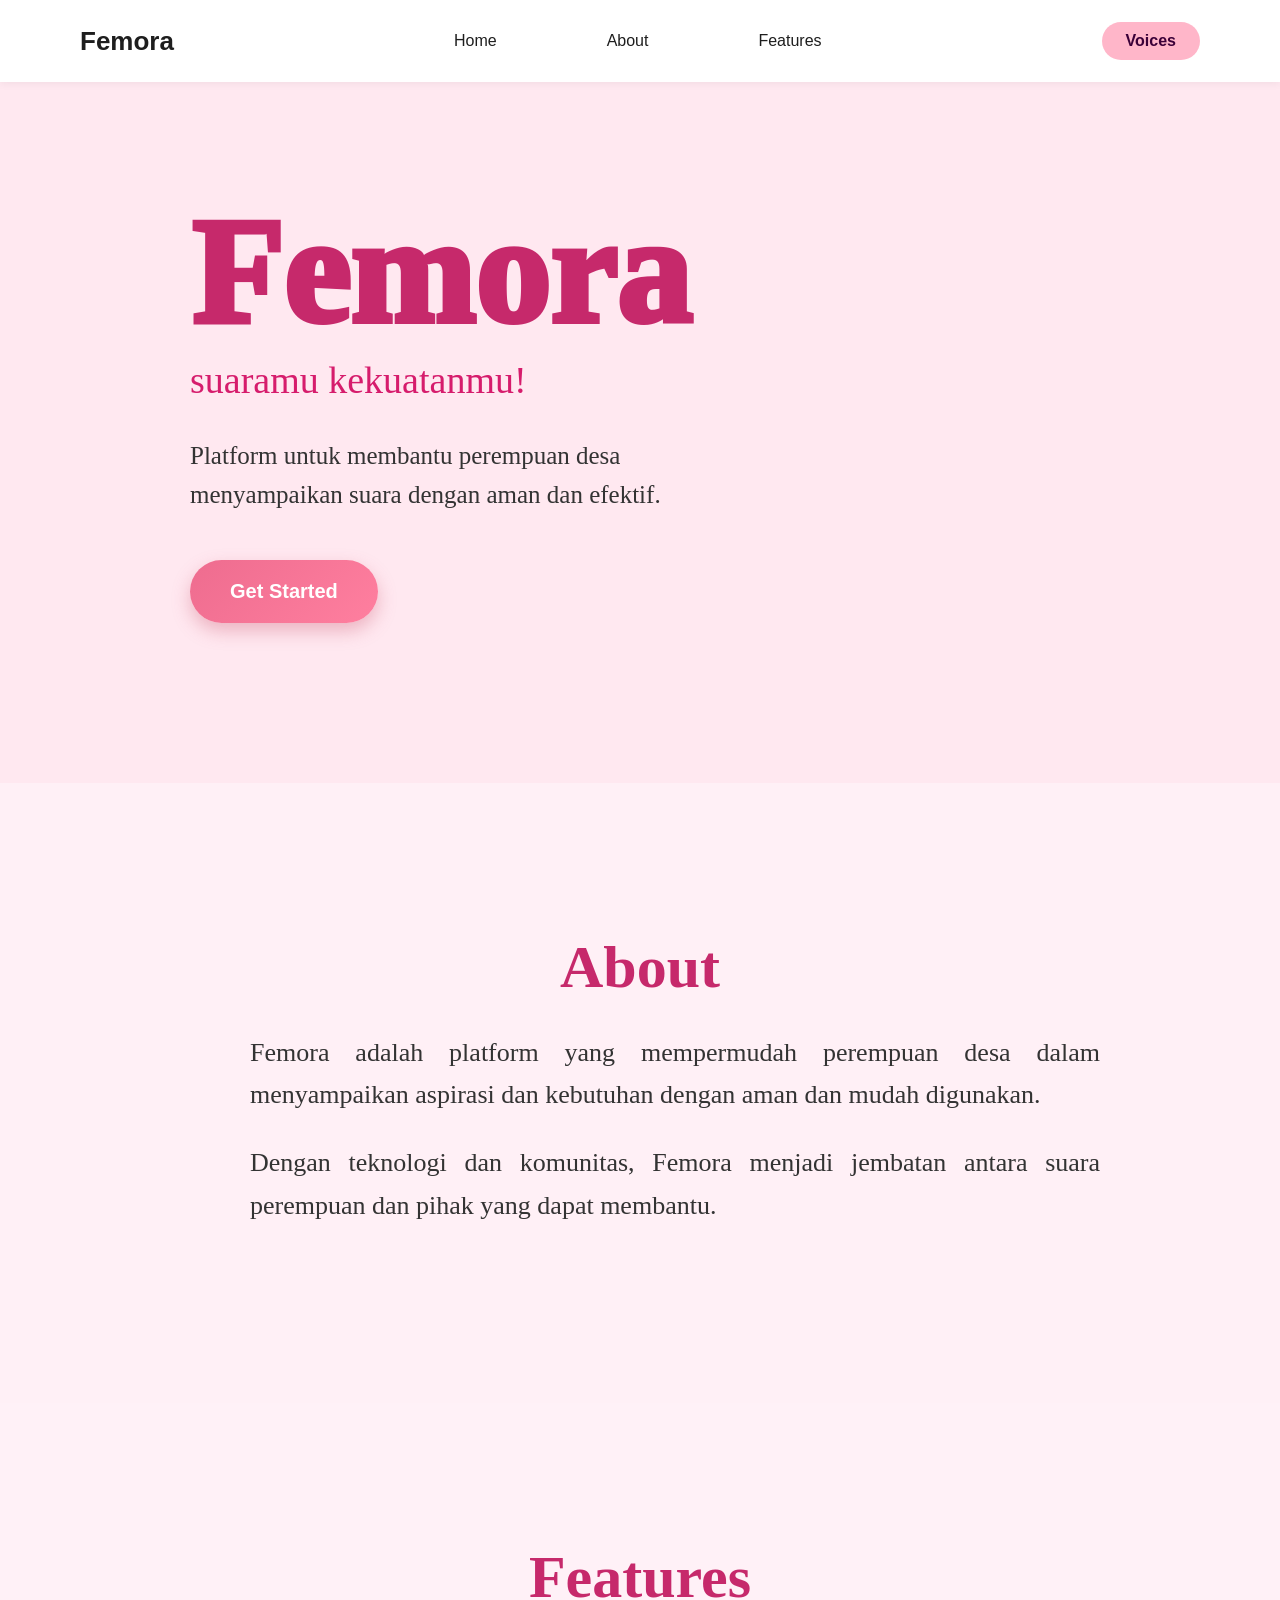
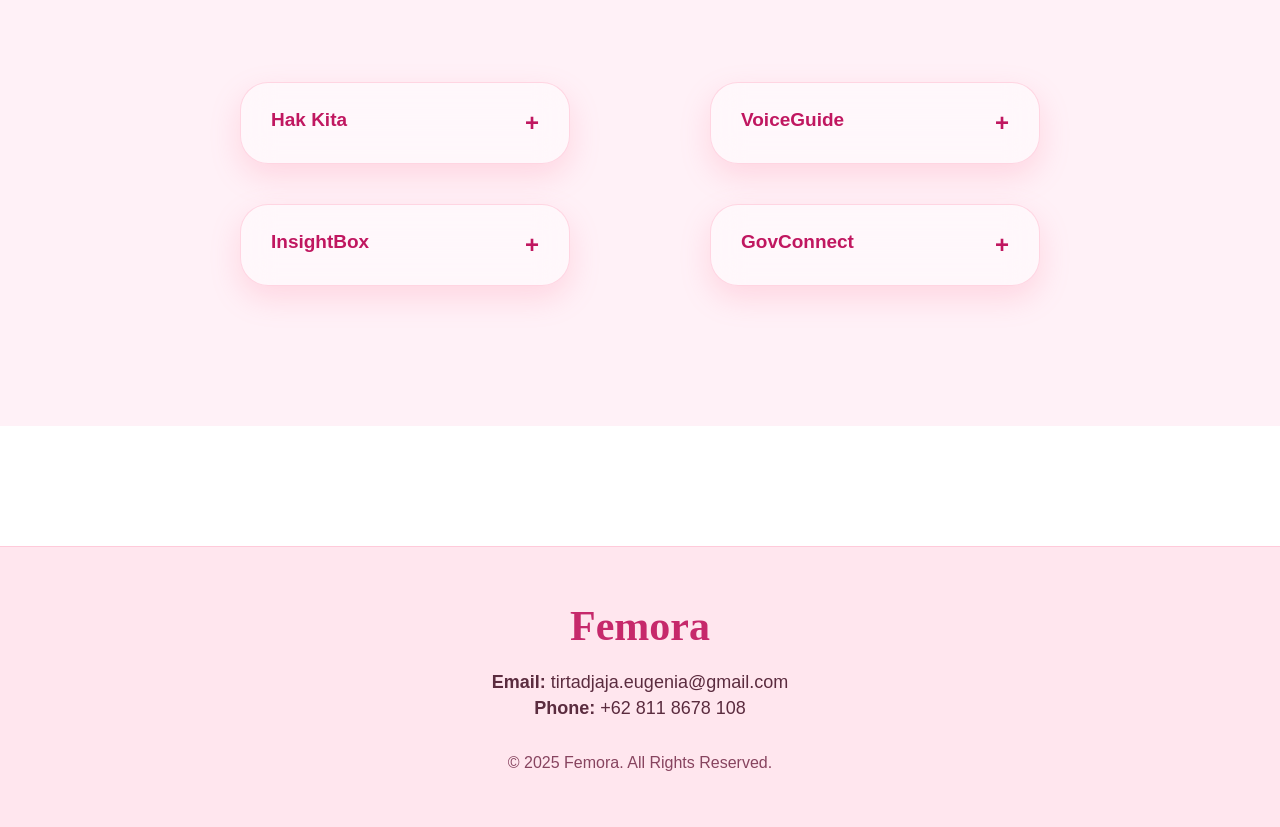
<file: index.html>
<!DOCTYPE html>s
<html lang="en">
<head>
    <meta charset="UTF-8" />
    <meta name="viewport" content="width=device-width, initial-scale=1.0" />
    <title>Femora</title>
    <link rel="stylesheet" href="style.css" />

    <style>
        .hidden { display: none; }
        .page { padding: 40px; max-width: 900px; margin: auto; }
        .hak-container {
            display: grid;
            grid-template-columns: repeat(auto-fit, minmax(230px, 1fr));
            gap: 20px;
            margin-top: 20px;
        }
        .hak-card {
            background: white;
            padding: 18px 20px;
            border-radius: 12px;
            box-shadow: 0 4px 12px rgba(0,0,0,0.1);
        }

        .use-feature-btn {
            display: inline-block;
            margin-top: 10px;
            padding: 10px 18px;
            background-color: #4c75f2;
            color: white;
            border-radius: 8px;
            text-decoration: none;
            font-weight: 600;
            transition: 0.2s;
        }
        .use-feature-btn:hover {
            background-color: #345bd1;
        }

        .feature-content {
            max-height: 0;
            overflow: hidden;
            transition: max-height 0.35s ease;
        }
    </style>
</head>

<body>

    <!-- NAVBAR -->
<nav class="navbar">
    <h2 class="logo">Femora</h2>

    <ul class="nav-links">
        <li><a href="#home" class="active">Home</a></li>
        <li><a href="#about">About</a></li>
        <li><a href="#features">Features</a></li>
    </ul>

    <button class="voices-btn">Voices</button>
</nav>

<!-- ================= HALAMAN UTAMA ================= -->
<div id="mainPage">

    <!-- HERO -->
    <section id="home" class="hero">
        <div class="hero-left">
            <h1 class="hero-title">Femora</h1>
            <h2 class="hero-subtitle">suaramu kekuatanmu!</h2>

            <p class="hero-desc">
                Platform untuk membantu perempuan desa menyampaikan suara
                dengan aman dan efektif.
            </p>

            <button class="hero-btn" id="getStartedBtn">Get Started</button>
        </div>

        <div class="hero-bg-circle"></div>
    </section>

    <!-- ABOUT -->
<section id="about" class="about-section">
    <h2 class="about-title">About</h2>

    <p class="about-desc">
        Femora adalah platform yang mempermudah perempuan desa dalam menyampaikan aspirasi
        dan kebutuhan dengan aman dan mudah digunakan.
    </p>

    <p class="about-desc">
        Dengan teknologi dan komunitas, Femora menjadi jembatan antara suara perempuan
        dan pihak yang dapat membantu.
    </p>
</section>

        <!-- FEATURES -->
        <section id="features" class="features-section">
            <h2 class="features-title">Features</h2>

            <div class="features-container">

                <!-- FEATURE 1: Hak Kita -->
                <div class="feature-card">
                    <button class="feature-header">
                        <span>Hak Kita</span>
                        <span class="arrow">+</span>
                    </button>

                    <div class="feature-content">
                        <p>Edukasi hak perempuan & akses layanan pemerintah dalam bahasa sederhana.</p>
                        <a href="hakkita.html" class="use-feature-btn">Use Feature</a>
                    </div>
                </div>

                <!-- FEATURE 2 -->
                <div class="feature-card">
                    <button class="feature-header">
                        <span>VoiceGuide</span>
                        <span class="arrow">+</span>
                    </button>
                    <div class="feature-content">
                        <p>Belajar modul dan menjawab pilihan hanya dengan suara, tanpa cerita pribadi.</p>
                        <a href="voiceguide.html" class="use-feature-btn">Use Feature</a>
                    </div>
                </div>

                <!-- FEATURE 3 -->
                <div class="feature-card">
                    <button class="feature-header">
                        <span>InsightBox</span>
                        <span class="arrow">+</span>
                    </button>
                    <div class="feature-content">
                        <p>Survey aman tanpa identitas untuk memahami kondisi desa.</p>
                        <a href="insightbox.html" class="use-feature-btn">Use Feature</a>
                    </div>
                </div>

                <!-- FEATURE 4 -->
                <div class="feature-card">
                    <button class="feature-header">
                        <span>GovConnect</span>
                        <span class="arrow">+</span>
                    </button>
                    <div class="feature-content">
                        <p>Menampilkan lokasi dan fungsi layanan publik di desa.</p>
                        <a href="govconnect.html" class="use-feature-btn">Use Feature</a>
                    </div>
                </div>

            </div>
        </section>
    </div>

    <!-- SCRIPT FIX COLLAPSIBLE -->
    <script>
        const headers = document.querySelectorAll(".feature-header");

        headers.forEach(header => {
            header.addEventListener("click", (e) => {

                const content = header.nextElementSibling;
                const arrow = header.querySelector(".arrow");

                // kalau sedang terbuka → tutup
                if (content.style.maxHeight && content.style.maxHeight !== "0px") {
                    content.style.maxHeight = "0px";
                    arrow.textContent = "+";
                    return;
                }

                // tutup semua lain dulu
                document.querySelectorAll(".feature-content").forEach(c => {
                    c.style.maxHeight = "0px";
                });
                document.querySelectorAll(".arrow").forEach(a => {
                    a.textContent = "+";
                });

                // buka yang diklik
                content.style.maxHeight = content.scrollHeight + "px";
                arrow.textContent = "−";
            });
        });
    </script>
    <script>
    // SCROLL Get Started → About
    document.getElementById("getStartedBtn").addEventListener("click", () => {
        document.getElementById("about").scrollIntoView({
            behavior: "smooth"
        });
    });
</script>
<script>
document.querySelector(".voices-btn").addEventListener("click", () => {
    window.location.href = "voiceguide.html";
});
</script>

<!-- ================= FOOTER ================= -->
<footer class="footer">
    <div class="footer-content">
        <h3 class="footer-title">Femora</h3>

        <div class="footer-contact">
            <p><strong>Email:</strong> tirtadjaja.eugenia@gmail.com</p>
            <p><strong>Phone:</strong> +62 811 8678 108</p>
        </div>

        <p class="footer-copy">© 2025 Femora. All Rights Reserved.</p>
    </div>
</footer>

</body>
</html>
</file>
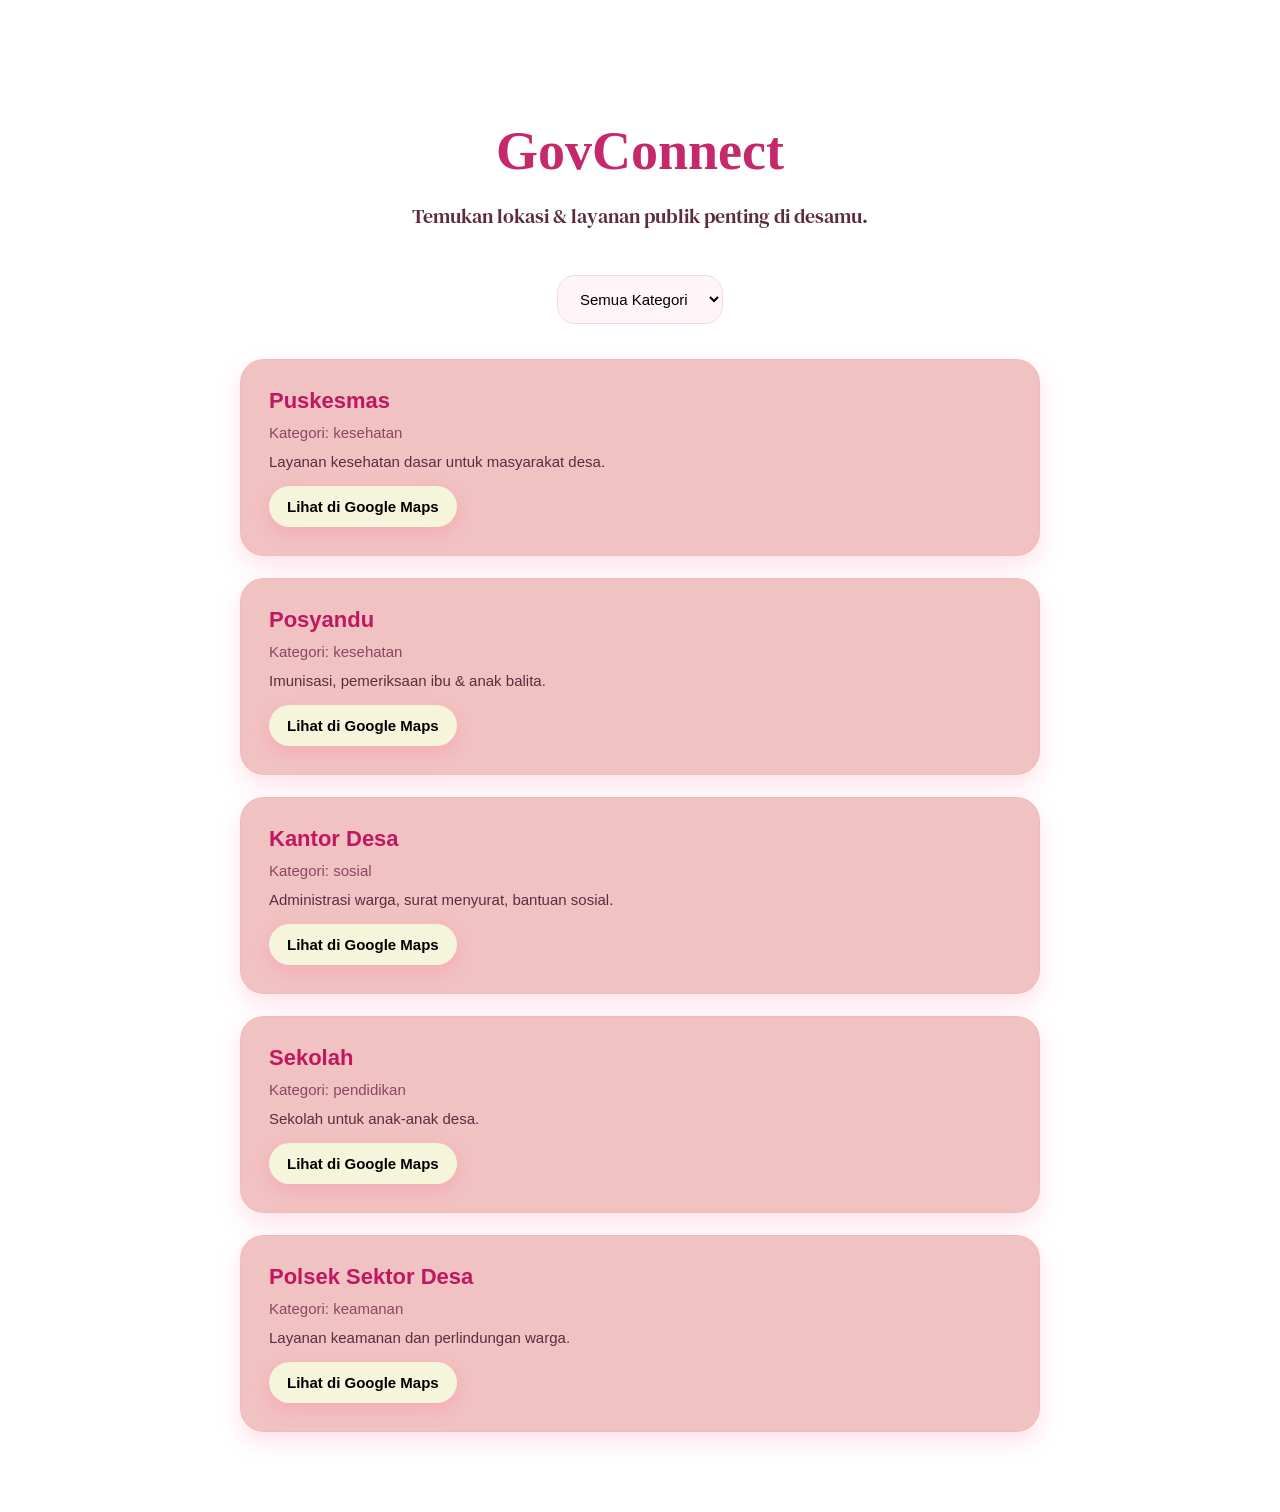
<file: govconnect.html>
<!DOCTYPE html>
<html lang="en">
<head>
  <meta charset="UTF-8">
  <title>GovConnect – Layanan Publik Desa</title>
  <link rel="stylesheet" href="govconnect.css">
  <link href="https://fonts.googleapis.com/css2?family=DM+Serif+Text&display=swap" rel="stylesheet">
</head>
<body>

<div class="wrapper">
  <h1 class="title">GovConnect</h1>
  <p class="subtitle">Temukan lokasi & layanan publik penting di desamu.</p>

  <!-- FILTER -->
  <div class="filter-box">
    <select id="categoryFilter">
      <option value="all">Semua Kategori</option>
      <option value="kesehatan">Kesehatan</option>
      <option value="pendidikan">Pendidikan</option>
      <option value="keamanan">Keamanan</option>
      <option value="sosial">Layanan Sosial</option>
    </select>
  </div>

  <!-- LIST LAYANAN -->
  <div id="serviceList" class="service-list"></div>
</div>

<script src="govconnect.js"></script>
</body>
</html>
</file>
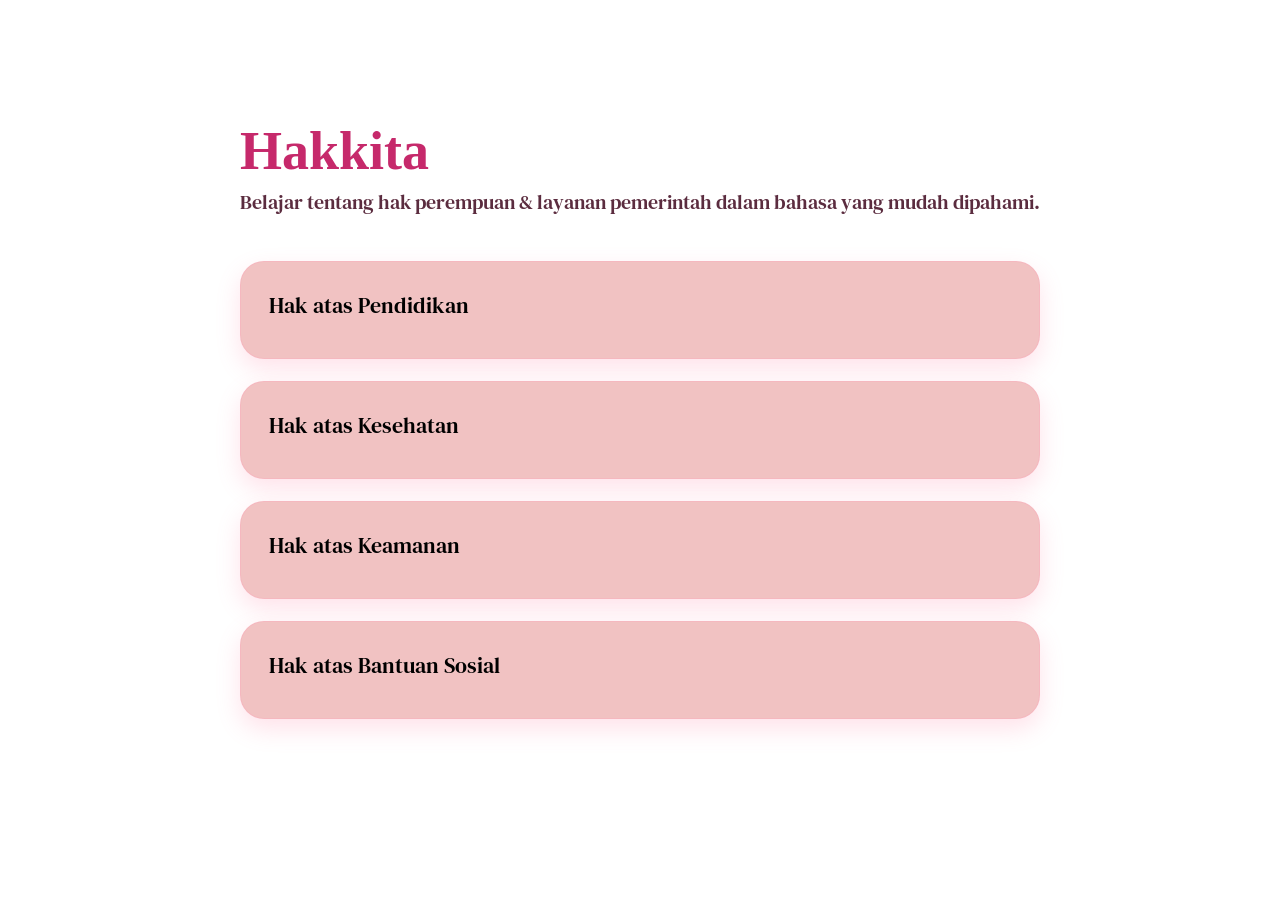
<file: hakkita.html>
<!DOCTYPE html>
<html lang="id">
<head>
  <meta charset="UTF-8">
  <title>Hakkita – Edukasi Hak Perempuan</title>
  <link rel="stylesheet" href="hakkita.css">
  <link href="https://fonts.googleapis.com/css2?family=DM+Serif+Text&display=swap" rel="stylesheet">
</head>
<body>

<div class="wrapper">
  <h1 class="title">Hakkita</h1>
  <p class="subtitle">Belajar tentang hak perempuan & layanan pemerintah dalam bahasa yang mudah dipahami.</p>

  <div id="topicList" class="topic-list"></div>
</div>

<script src="hakkita.js"></script>
</body>
</html>
</file>
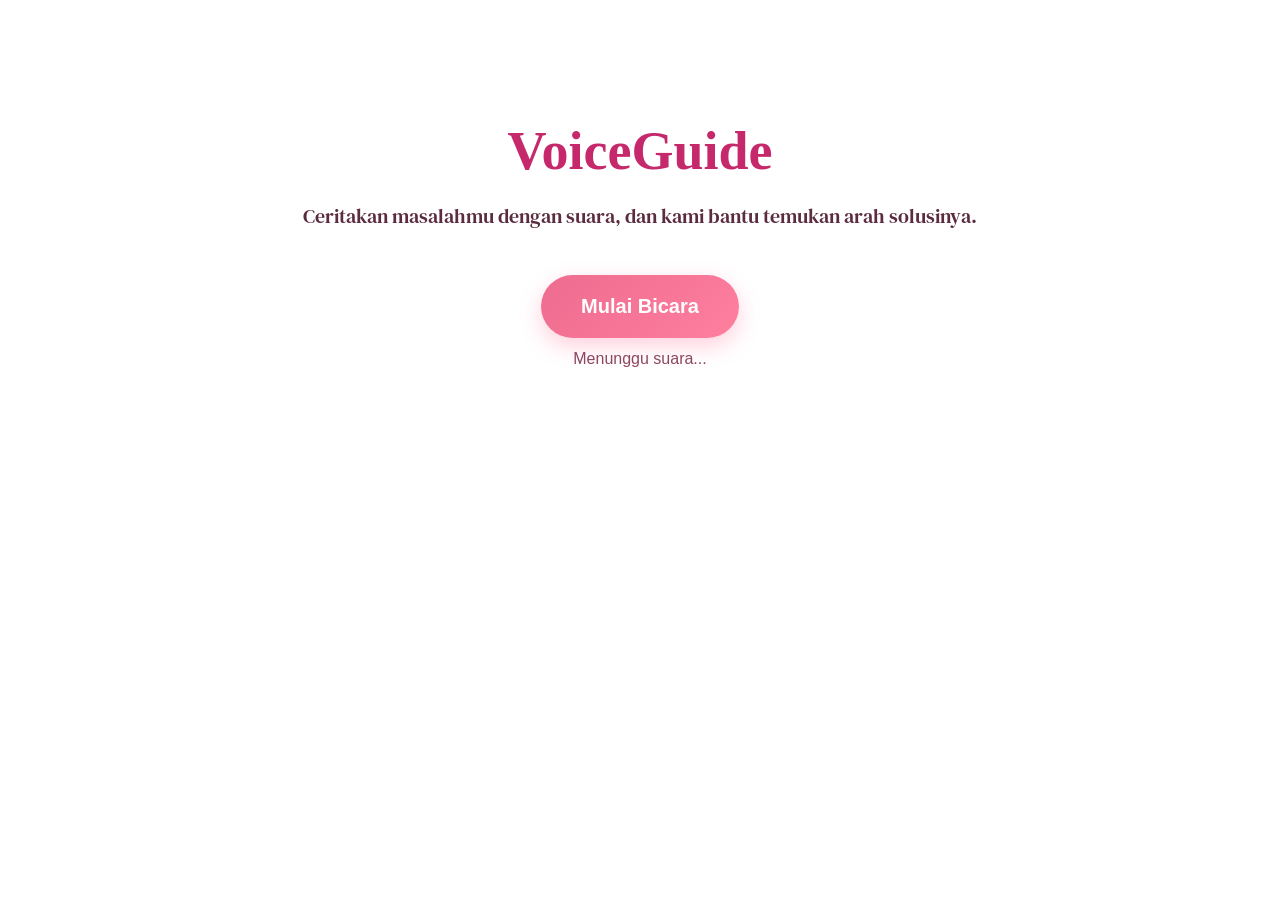
<file: voiceguide.html>
<!DOCTYPE html>
<html lang="id">
<head>
  <meta charset="UTF-8">
  <title>VoiceGuide – Bicara, Kami Bantu</title>
  <link rel="stylesheet" href="voiceguide.css">
  <link href="https://fonts.googleapis.com/css2?family=DM+Serif+Text&display=swap" rel="stylesheet">
</head>
<body>

<div class="wrapper">
  <h1 class="title">VoiceGuide</h1>
  <p class="subtitle">Ceritakan masalahmu dengan suara, dan kami bantu temukan arah solusinya.</p>

  <!-- MIC BUTTON -->
  <div class="mic-box">
    <button id="micBtn" class="mic-btn">Mulai Bicara</button>
    <p id="statusText" class="status">Menunggu suara...</p>
  </div>

  <!-- SPEECH RESULT -->
  <div id="speechResult" class="result-card hidden">
    <h3>Hasil Transkripsi</h3>
    <p id="userSpeech"></p>
  </div>

  <!-- ANALYSIS RESULT -->
  <div id="analysisBox" class="analysis-card hidden">
    <h3>Saran Untukmu</h3>
    <p id="analysisText"></p>
  </div>
</div>

<script src="voiceguide.js"></script>
</body>
</html>
</file>
<file: style.css>
/* RESET */
* {
  margin: 0;
  padding: 0;
  box-sizing: border-box;
  font-family: "Orelega One", sans-serif;
}

html {
  scroll-behavior: smooth;
}

body {
  background: #ffffff;
}


/* NAVBAR */
.navbar {
  width: 100%;
  padding: 22px 80px;
  display: flex;
  align-items: center;
  justify-content: space-between;
  background: #ffffff;
  box-shadow: 0 2px 8px rgba(0,0,0,0.05);
  position: fixed;
  top: 0;
  z-index: 100;
}

.logo {
  font-size: 26px;
  font-weight: 700;
  color: #1e1e1e;
}

.nav-links {
  list-style: none;
  display: flex;
  gap: 110px;
}

.nav-links li a {
  text-decoration: none;
  font-size: 16px;
  color: #1e1e1e;
  font-weight: 500;
  transition: 0.2s;
}

.nav-links li a:hover {
  color: #d61c6c;
}

.voices-btn {
  background: #ffb6c9;
  border: none;
  padding: 10px 24px;
  border-radius: 30px;
  font-size: 16px;
  font-weight: 600;
  color: #3b0038;
  cursor: pointer;
  transition: 0.25s;
}

.voices-btn:hover {
  background: #ff8fb1;
}


/* HERO */
.hero {
  position: relative;
  background: #ffe8f0;
  padding: 180px 0 160px 0;
  display: flex;
  justify-content: center;
  overflow: hidden;
}

.hero-left {
  width: 90%;
  max-width: 900px;
}

.hero-title {
  font-size: 150px;
  font-weight: 1000;
  color: #c6296b;
  line-height: 1.0;
  margin-bottom: 10px;
  font-family: "Orelega One", serif; 
}

.hero-subtitle {
  font-size: 38px;
  color: #d61c6c;
  font-weight: 300;
  margin-bottom: 35px;
  font-family:"Playfair Display", serif;
}

.hero-desc {
  font-size: 25px;
  max-width: 500px;
  line-height: 1.55;
  margin-bottom: 45px;
  color: #333;
  font-family: "Poppins", serif;
  font-weight: 500;
}

.hero-btn {
  background: linear-gradient(135deg, #ee6c8f, #ff7f9f);
  padding: 20px 40px;
  border: none;
  border-radius: 60px;
  font-size: 20px;
  font-weight: 600;
  color: white;
  cursor: pointer;
  box-shadow: 0px 8px 18px rgba(201, 80, 106, 0.35);
  transition: 0.25s ease;
}

.hero-btn:hover {
  transform: translateY(-4px);
  box-shadow: 0px 12px 22px rgba(255, 120, 150, 0.45);
}

.hero-bg-circle {
  position: absolute;
  right: -200px;
  top: 50px;
  width: 600px;
  height: 600px;
  background: #ffd3e3;
  border-radius: 50%;
  opacity: 0.55;
  z-index: -1;
}


/* ABOUT */
.about-section {
  padding: 150px 80px;
  background: #fff0f6;
}

.about-title {
  font-size: 60px;
  font-weight: 800;
  color: #c6296b;
  margin-bottom: 30px;
  text-align:center;
  font-family: "Orelega One", serif;
}

.about-desc {
  margin-left: 170px;
  font-size: 26px;
  max-width: 850px;
  line-height: 1.65;
  margin-bottom: 25px;
  color: #333;
  font-family: "Poppins", serif;
  text-align: justify;
}


/* FEATURES */
.features-section {
  padding: 140px 80px;
  background: #fff1f7;
  text-align: center;
}

.features-title {
  font-size: 60px;
  font-weight: 800;
  color: #c6296b;
  margin-bottom: 70px;
  font-family: "Orelega One", serif;
}

/* GRID 2×2 AUTO-FIT */
.features-container {
  display: grid;
  grid-template-columns: repeat(auto-fit, minmax(280px, 1fr));
  gap: 40px;
  width: 100%;
  max-width: 900px;
  margin: 0 auto;
  justify-items: center;
}

/* FEATURE CARD (Aesthetic Pink Glass) */
.feature-card {
  width: 100%;
  max-width: 330px;
  border-radius: 28px;
  overflow: hidden;
  backdrop-filter: blur(16px);
  background: rgba(255, 255, 255, 0.45);
  border: 1px solid rgba(255, 150, 180, 0.35);
  box-shadow: 0 12px 30px rgba(255, 120, 150, 0.22);
  transition: transform 0.25s ease, box-shadow 0.25s ease;
}

.feature-card:hover {
  transform: translateY(-8px);
  box-shadow: 0 18px 38px rgba(255, 120, 150, 0.32);
}

.feature-header {
  width: 100%;
  padding: 26px 30px;
  font-size: 19px;
  font-weight: 600;
  color: #c01760;
  background: transparent;
  border: none;
  display: flex;
  justify-content: space-between;
  cursor: pointer;
}

.arrow {
  font-size: 24px;
  font-weight: 800;
}

.feature-content {
  max-height: 0;
  overflow: hidden;
  transition: max-height 0.32s ease;
  padding: 0 30px;
}

.feature-content p {
  margin-top: 18px;
  margin-bottom: 10px;
  font-size: 15.5px;
  line-height: 1.5;
  color: #5b2c3f;
}

.use-feature-btn {
  margin: 20px 0 28px;
  padding: 12px 30px;
  border-radius: 25px;
  background: linear-gradient(135deg, #ff8fb8, #ff6ea5);
  border: none;
  font-size: 15px;
  font-weight: 600;
  color: white;
  cursor: pointer;
  transition: 0.25s;
  box-shadow: 0 4px 12px rgba(255, 110, 165, 0.3);
}

.use-feature-btn:hover {
  transform: translateY(-3px);
  box-shadow: 0 7px 18px rgba(255, 110, 165, 0.4);
}

/* ================= FOOTER ================= */
.footer {
  width: 100%;
  background: rgba(255, 210, 225, 0.55);
  backdrop-filter: blur(20px);
  border-top: 1px solid rgba(255, 150, 180, 0.35);
  padding: 55px 20px;
  margin-top: 120px;
}

.footer-content {
  max-width: 1100px;
  margin: auto;
  text-align: center;   
}

.footer-title {
  font-family: "Orelega One", serif;
  font-size: 42px;
  font-weight: 900;
  color: #c6296b;
  margin-bottom: 22px;
  margin-left: 0;      
}

.footer-contact p {
  font-size: 18px;
  color: #5b2c3f;
  font-family: "Poppins", sans-serif;
  margin: 5px 0;
  margin-left: 0;     
}

.footer-copy {
  margin-top: 35px;
  font-size: 16px;
  color: #87445f;
  font-family: "Poppins", sans-serif;
}
</file>
<file: govconnect.css>
/* RESET */
* {
  margin: 0;
  padding: 0;
  box-sizing: border-box;
  font-family: "Playfair Display", sans-serif;
}

body {
  background: #ffffff;
  padding-top: 120px;
  display: flex;
  justify-content: center;
}

.wrapper {
  width: 100%;
  max-width: 850px;
  padding: 0 25px 80px;
}

/* TITLE */
.title {
  font-size: 54px;
  font-weight: 800;
  color: #c6296b;
  text-align: center;
  margin-bottom: 6px;
  font-family: "Orelega One", serif;
}

.subtitle {
  text-align: center;
  font-size: 20px;
  color: #5b2c3f;
  margin-top: 20px;
  margin-bottom: 45px;
  font-family: "DM Serif Text", serif;
}

/* FILTER */
.filter-box {
  display: flex;
  justify-content: center;
  margin-bottom: 35px;
}

.filter-box select {
  padding: 14px 18px;
  border-radius: 18px;
  border: 1px solid #ffd2e2;
  background: #fff4f7;
  font-size: 15px;
  transition: .25s;
}

.filter-box select:focus {
  border-color: #ff8fb8;
  background: white;
  box-shadow: 0 0 0 3px rgba(255,143,184,0.25);
}

/* SERVICE CARD LIST */
.service-list {
  display: flex;
  flex-direction: column;
  gap: 22px;
}

/* CARD */
.service-card {
  background-color: #f1c2c2;
  border: 1px solid rgba(255,150,180,0.25);
  backdrop-filter: blur(14px);
  padding: 28px;
  border-radius: 24px;
  box-shadow: 0 10px 24px rgba(255,110,150,0.20);
}

.service-title {
  font-size: 22px;
  font-weight: 700;
  color: #c01760;
  margin-bottom: 10px;
}

.service-category {
  color: #8b4761;
  font-size: 15px;
  margin-bottom: 12px;
}

.service-desc {
  color: #5b2c3f;
  font-size: 15px;
  margin-bottom: 16px;
}

/* BUTTON */
.map-btn {
  padding: 12px 18px;
  border: none;
  background-color: #DB7070;
  background-color: beige;
  border-radius: 50px;
  cursor: pointer;
  font-size: 15px;
  font-weight: 600;
  box-shadow: 0 6px 18px rgba(255,110,150,0.28);
  transition: .3s;
}

.map-btn:hover {
  transform: translateY(-2px);
  box-shadow: 0 10px 22px rgba(255,110,150,0.35);
}
</file>
<file: hakkita.css>
/* RESET */
* {
  margin: 0;
  padding: 0;
  box-sizing: border-box;
  font-family:"Playfair Display", serif;
}

body {
  background: #ffffff;
  padding-top: 120px;
  display: flex;
  justify-content: center;
}

.wrapper {
  width: 100%;
  max-width: 850px;
  padding: 0 25px 80px;
}

/* TITLE */
.title {
  font-size: 54px;
  font-weight: 800;
  color: #c6296b;
  text-align: left;
  margin-bottom: 6px;
  font-family:"Playfair Display", serif;
}

.subtitle {
  text-align: left;
  font-size: 20px;
  color: #5b2c3f;
  margin-bottom: 45px;
  font-family: "DM Serif Text", serif;
}

/* TOPIC LIST */
.topic-list {
  display: flex;
  flex-direction: column;
  gap: 22px;
}

/* CARD */
.topic-card {
  background-color: #f1c2c2;
  border: 1px solid rgba(255,150,180,0.25);
  backdrop-filter: blur(14px);
  padding: 28px;
  border-radius: 24px;
  box-shadow: 0 10px 24px rgba(255,110,150,0.20);
  cursor: pointer;
  transition: .3s ease;
}

.topic-card:hover {
  transform: translateY(-2px);
}

/* CARD TITLE */
.topic-title {
  font-size: 22px;
  font-weight: 300;
  color: #000000;
  margin-bottom: 10px;
  font-family: "DM Serif Text", serif;
}

/* DESC (HIDDEN BEFORE CLICK) */
.topic-desc {
  color: #5b2c3f;
  font-size: 15px;
  margin-top: 16px;
  line-height: 1.6;
  display: none;
}

/* BUTTON */
.learn-btn {
  margin-top: 16px;
  padding: 12px 18px;
  border: none;
  background-color: beige;
  color: black;
  border-radius: 50px;
  cursor: pointer;
  font-size: 15px;
  font-weight: 600;
  box-shadow: 0 6px 18px rgba(255,110,150,0.28);
  transition: .3s;
}

.learn-btn:hover {
  transform: translateY(-2px);
  box-shadow: 0 10px 22px rgba(255,110,150,0.35);
}
</file>
<file: voiceguide.css>
/* RESET */
* {
  margin: 0;
  padding: 0;
  box-sizing: border-box;
  font-family: "Playfair Display", sans-serif;
}

body {
  display: flex;
  justify-content: center;
  padding-top: 120px;
  background: #ffffff;
}

.wrapper {
  width: 100%;
  max-width: 850px;
  padding: 0 25px 70px;
}

/* TITLES */
.title {
  font-size: 54px;
  font-weight: 800;
  color: #c6296b;
  text-align: center;
  font-family: "Playfair Display", serif;
}

.subtitle {
  text-align: center;
  font-size: 20px;
  color: #5b2c3f;
  margin-top: 20px;
  margin-bottom: 45px;
  font-family: "DM Serif Text", serif;
}

/* MIC BUTTON */
.mic-box {
  text-align: center;
  margin-bottom: 40px;
}

.mic-btn {
  padding: 20px 40px;
  background: linear-gradient(135deg, #EE6C8F, #FF7F9F);
  border: none;
  color: white;
  border-radius: 50px;
  font-size: 20px;
  font-weight: 600;
  cursor: pointer;
  box-shadow: 0 8px 22px rgba(255,110,150,0.32);
  transition: 0.3s;
}

.mic-btn:hover {
  transform: translateY(-3px);
}

/* STATUS */
.status {
  margin-top: 12px;
  color: #8b4761;
  font-size: 16px;
}

/* CARDS */
.result-card, .analysis-card {
  background: rgba(255,255,255,0.75);
  backdrop-filter: blur(14px);
  border: 1px solid rgba(255,150,180,0.25);
  padding: 30px;
  border-radius: 24px;
  margin-bottom: 25px;
  box-shadow: 0 10px 24px rgba(255,110,150,0.20);
}

.hidden {
  display: none;
}

.result-card h3, .analysis-card h3 {
  font-size: 22px;
  font-weight: 700;
  color: #c01760;
  margin-bottom: 10px;
  font-family: "DM Serif Text", serif;
}

.result-card p, .analysis-card p {
  font-size: 16px;
  color: #5b2c3f;
  line-height: 1.5;
  font-family: "DM Serif Text", serif;
}
</file>
